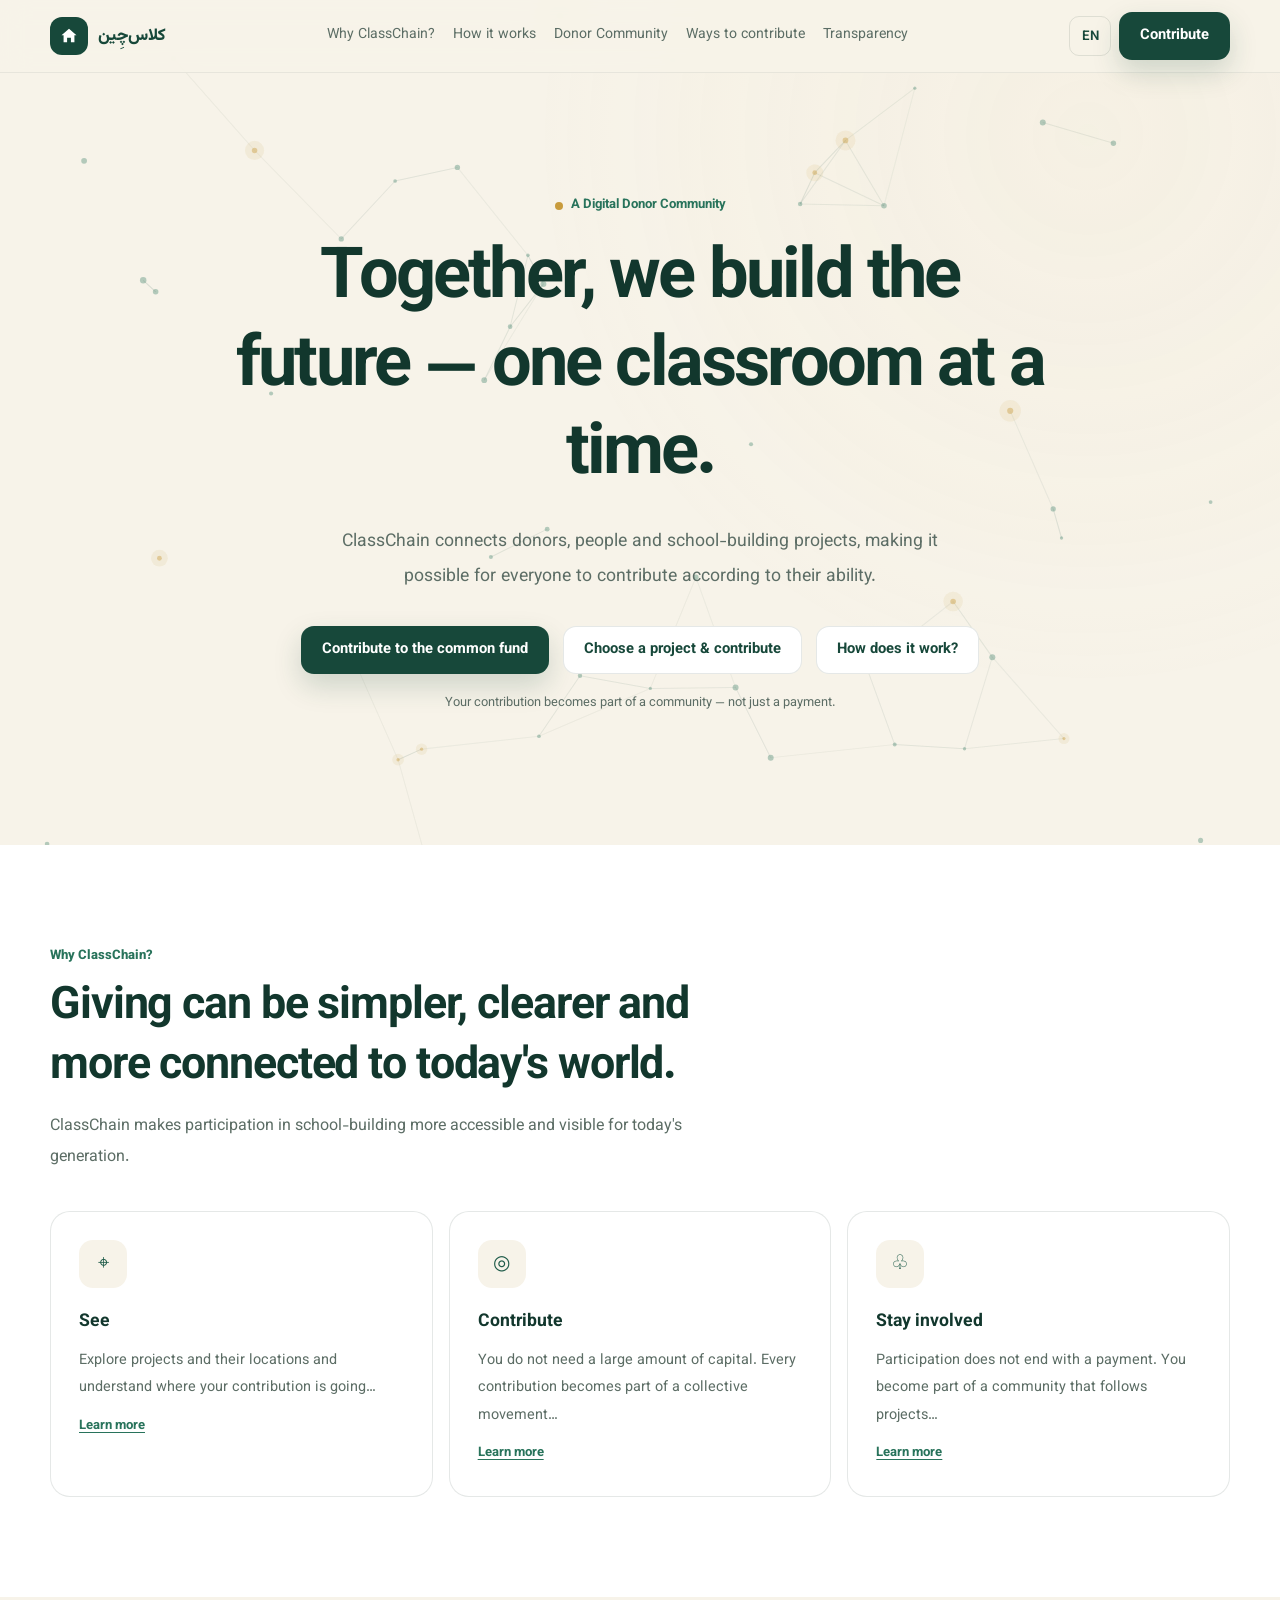
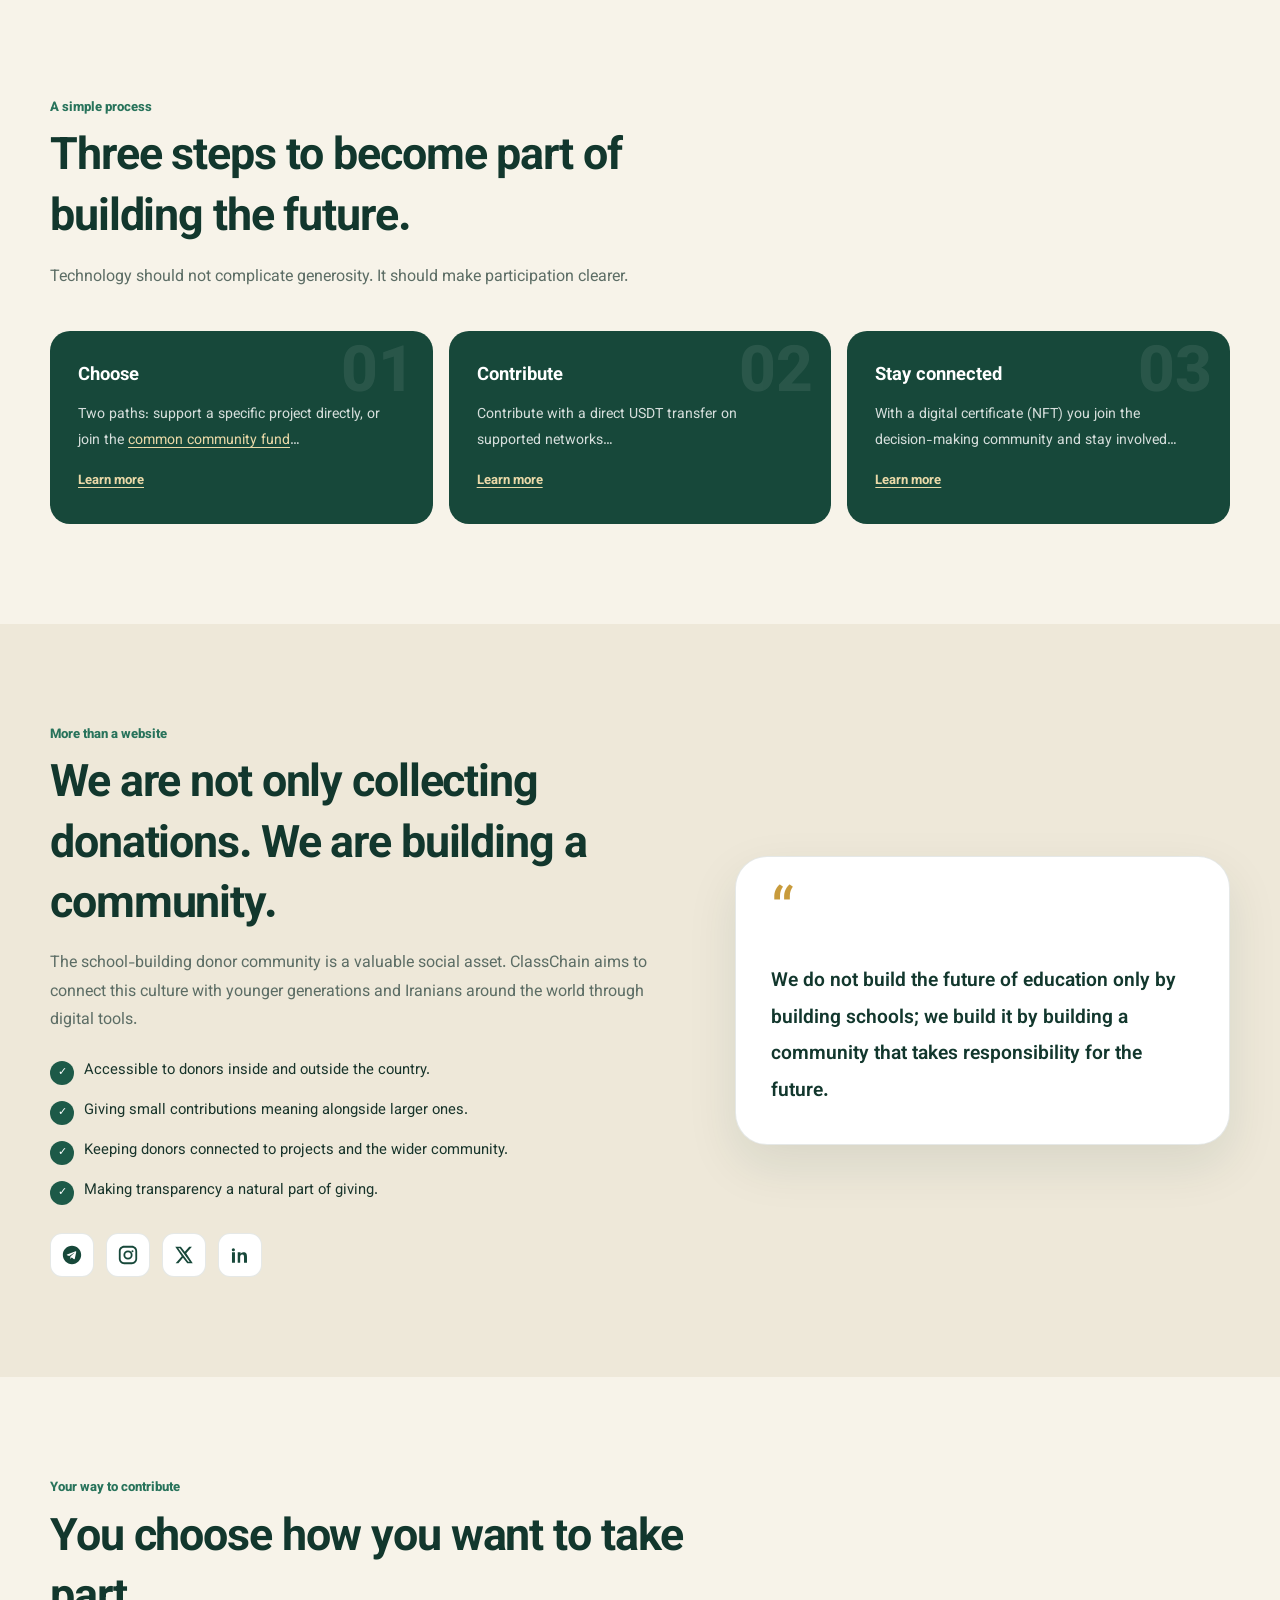
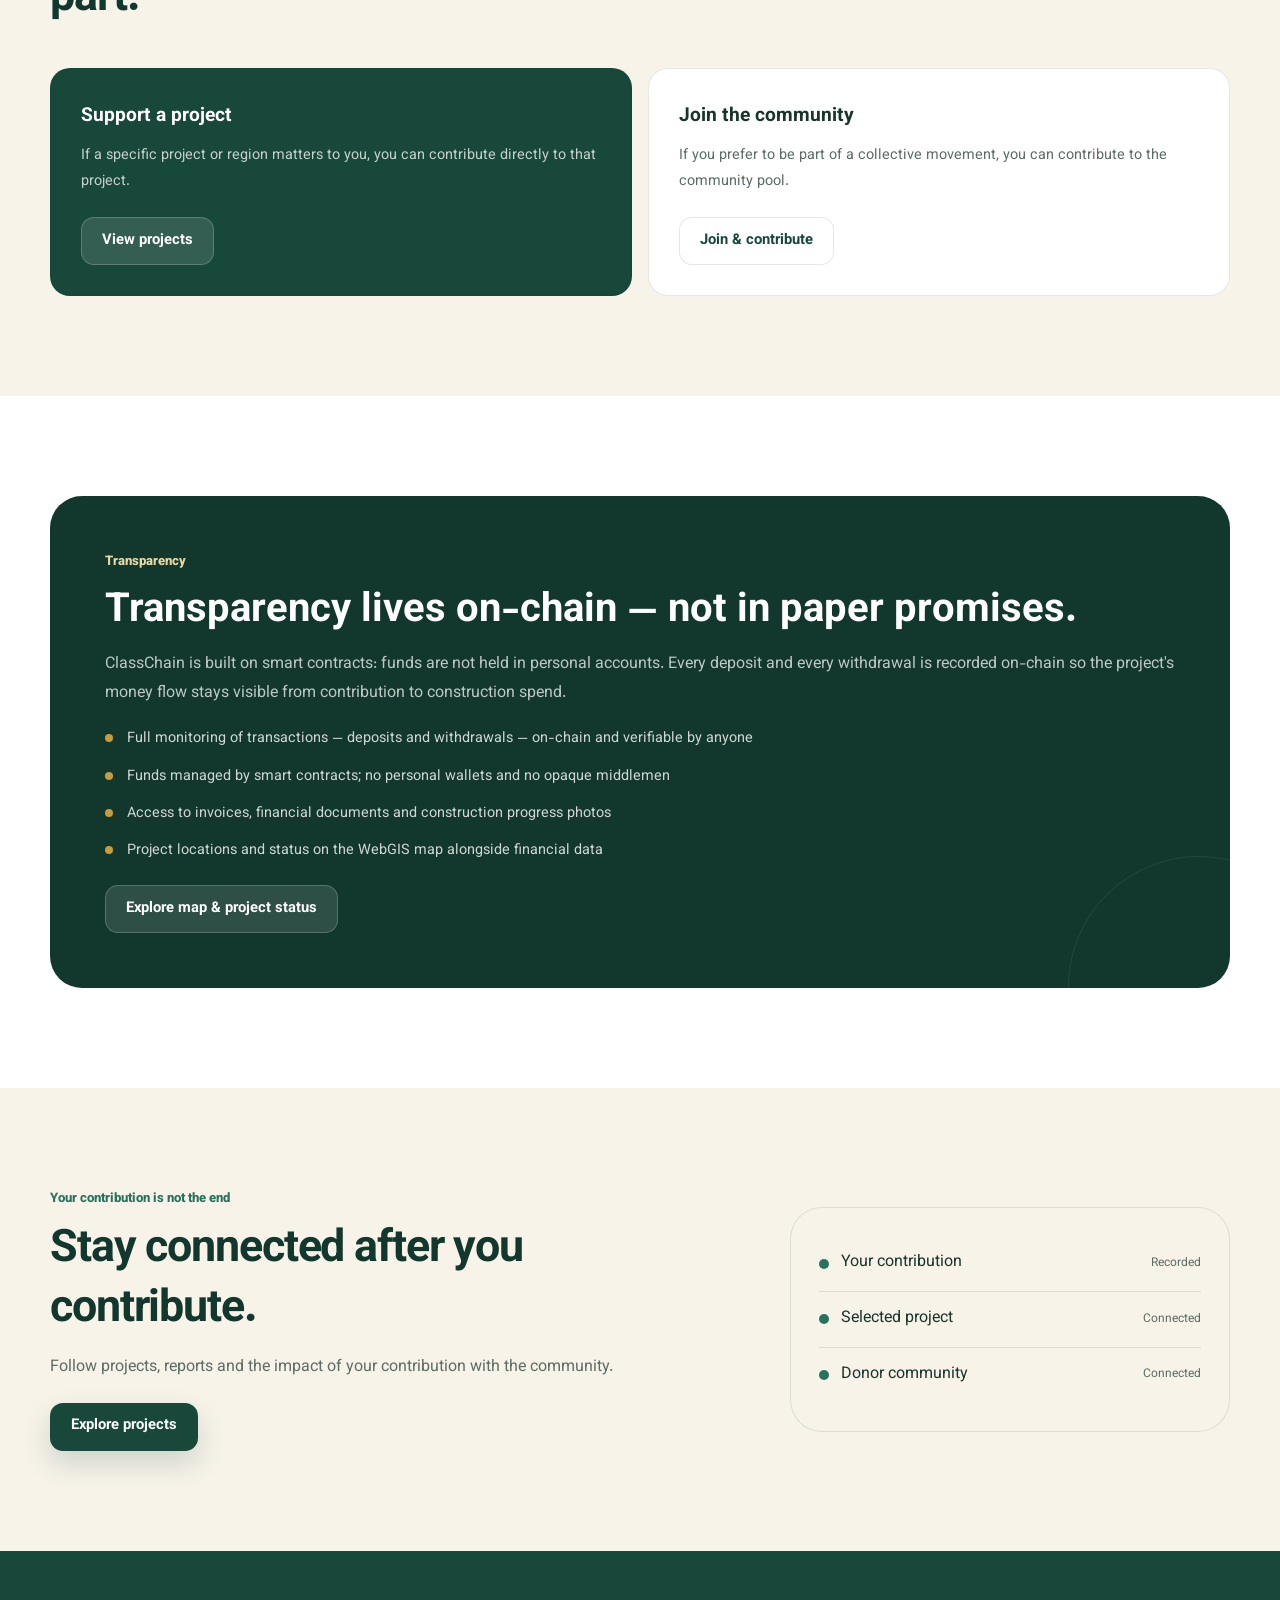
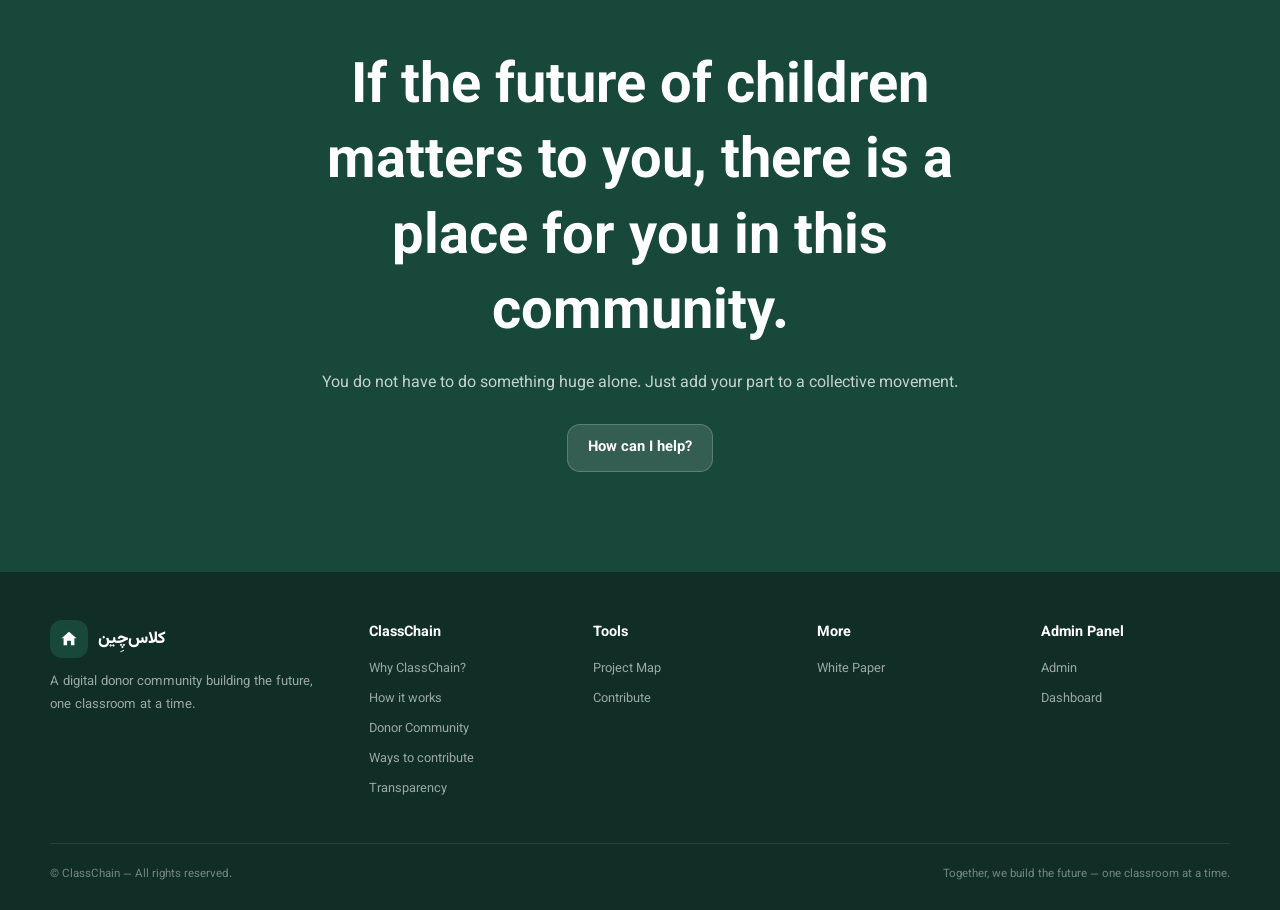
<file: index.html>
<!DOCTYPE html>
<html lang="fa" dir="rtl">
<head>
    <meta charset="UTF-8">
    <meta name="viewport" content="width=device-width, initial-scale=1.0">
    <title>ClassChain | جامعه خیرین دیجیتال</title>
    <meta name="description" content="کلاس‌چِین؛ جامعه خیرین دیجیتال برای ساختن آینده، کلاس به کلاس.">
    <link rel="preconnect" href="https://fonts.googleapis.com">
    <link rel="preconnect" href="https://fonts.gstatic.com" crossorigin>
    <link href="https://fonts.googleapis.com/css2?family=Vazirmatn:wght@300;400;500;600;700;800&display=swap" rel="stylesheet">
    <link rel="stylesheet" href="style.css">
</head>
<body>
<header class="site-header">
    <div class="container">
        <nav class="nav">
            <a href="#top" class="brand" aria-label="ClassChain">
                <span class="brand-mark" aria-hidden="true"><svg viewBox="0 0 24 24" width="20" height="20" fill="currentColor"><path d="M12 3.2 3 11h2.5v8.5h4.2V14h4.6v5.5h4.2V11H21L12 3.2z"/></svg></span>
                <span class="brand-text">کلاس‌چِین</span>
            </a>
            <div class="desktop-nav">
                <a href="#why" data-i18n="nav.why">چرا کلاس‌چِین؟</a>
                <a href="#how" data-i18n="nav.how">چطور کار می‌کند؟</a>
                <a href="#community" data-i18n="nav.community">جامعه خیرین</a>
                <a href="#participate" data-i18n="nav.participation">راه مشارکت</a>
                <a href="#transparency" data-i18n="nav.transparency">شفافیت</a>
            </div>
            <div class="nav-actions">
                <div class="language-switcher">
                    <button class="language-button" id="languageButton" aria-label="Language" aria-expanded="false">FA</button>
                    <div class="language-menu" id="languageMenu">
                        <button data-lang="fa">فارسی</button>
                        <button data-lang="en">English</button>
                        <button data-lang="ar">العربية</button>
                    </div>
                </div>
                <a href="frontend/donate.html" class="btn btn-primary" data-i18n="nav.cta">مشارکت</a>
                <button class="mobile-menu-button" id="mobileMenuButton" aria-label="Menu">☰</button>
            </div>
        </nav>
        <div class="mobile-menu" id="mobileMenu">
            <a href="#why" data-i18n="nav.why">چرا کلاس‌چِین؟</a>
            <a href="#how" data-i18n="nav.how">چطور کار می‌کند؟</a>
            <a href="#community" data-i18n="nav.community">جامعه خیرین</a>
            <a href="#participate" data-i18n="nav.participation">راه مشارکت</a>
            <a href="#transparency" data-i18n="nav.transparency">شفافیت</a>
            <a href="frontend/WebGIS.html" data-i18n="nav.webgis">نقشه پروژه‌ها</a>
        </div>
    </div>
</header>
<main id="top">
    <section class="hero">
        <canvas id="heroNetwork" class="hero-network" aria-hidden="true"></canvas>
        <div class="container hero-grid">
            <div class="hero-content">
                <div class="eyebrow">
                    <span class="eyebrow-dot"></span>
                    <span data-i18n="hero.eyebrow">جامعه خیرین دیجیتال</span>
                </div>
                <h1 data-i18n="hero.title">با هم، آینده را می‌سازیم؛ <span>کلاس به کلاس.</span></h1>
                <p class="hero-lead" data-i18n="hero.description">کلاس‌چِین پلی است میان خیرین، مردم و پروژه‌های مدرسه‌سازی؛ جایی که هرکس می‌تواند به اندازه توان خود در ساختن محیطی بهتر برای آموزش کودکان مشارکت کند.</p>
                <div class="hero-actions">
                    <a href="frontend/donate.html" class="btn btn-primary" data-i18n="hero.primary">به خزانه عمومی کمک می‌کنم</a>
                    <a href="frontend/WebGIS.html" class="btn btn-secondary" data-i18n="hero.project">انتخاب پروژه و مشارکت</a>
                    <a href="#how" class="btn btn-secondary" data-i18n="hero.secondary">چطور کار می‌کند؟</a>
                </div>
                <p class="hero-note" data-i18n="hero.note">مشارکت شما بخشی از یک جامعه است؛ نه فقط یک پرداخت.</p>
            </div>
        </div>
    </section>
    <section class="why-section" id="why">
        <div class="container">
            <div class="section-header">
                <div class="section-kicker" data-i18n="why.kicker">چرا کلاس‌چِین؟</div>
                <h2 class="section-title" data-i18n="why.title">خیر بودن می‌تواند ساده‌تر، شفاف‌تر و امروزی‌تر باشد.</h2>
                <p class="section-description" data-i18n="why.description">کلاس‌چِین تلاش می‌کند تجربه مشارکت در مدرسه‌سازی را برای نسل امروز قابل دسترس و قابل مشاهده کند.</p>
            </div>
            <div class="cards">
                <article class="info-card">
                    <div class="icon">⌖</div>
                    <h3 data-i18n="why.card1.title">می‌بینید</h3>
                    <p data-i18n="why.card1.text">می‌توانید پروژه‌ها و محل اجرای آن‌ها را ببینید و بدانید مشارکت شما در چه مسیری قرار گرفته است…</p>
                    <button type="button" class="card-more-toggle" aria-expanded="false" data-i18n="why.more">بیشتر بدانید</button>
                    <div class="card-more" hidden><p data-i18n="why.card1.more">وضعیت پروژه‌ها روی نقشه WebGIS و جریان مالی روی زنجیره بلاک‌چین قابل مشاهده است؛ بدون وابستگی به گزارش‌های مبهم.</p></div>
                </article>
                <article class="info-card">
                    <div class="icon">◎</div>
                    <h3 data-i18n="why.card2.title">مشارکت می‌کنید</h3>
                    <p data-i18n="why.card2.text">لازم نیست سرمایه بزرگی داشته باشید. هر مشارکت، بخشی از حرکت جمعی برای ساختن آینده است…</p>
                    <button type="button" class="card-more-toggle" aria-expanded="false" data-i18n="why.more">بیشتر بدانید</button>
                    <div class="card-more" hidden><p data-i18n="why.card2.more">مشارکت با واریز مستقیم USDT انجام می‌شود؛ بدون توکن بومی و بدون نیاز به خرید ارز اختصاصی. مبلغ شما مستقیم به صندوق پروژه یا خزانه عمومی می‌رود.</p></div>
                </article>
                <article class="info-card">
                    <div class="icon">♧</div>
                    <h3 data-i18n="why.card3.title">همراه می‌مانید</h3>
                    <p data-i18n="why.card3.text">مشارکت با پرداخت تمام نمی‌شود؛ شما بخشی از جامعه‌ای می‌شوید که مسیر پروژه‌ها را دنبال می‌کند…</p>
                    <button type="button" class="card-more-toggle" aria-expanded="false" data-i18n="why.more">بیشتر بدانید</button>
                    <div class="card-more" hidden><p data-i18n="why.card3.more">پس از مشارکت، گواهی دیجیتال (NFT) به‌عنوان سند مشارکت و حق رأی صادر می‌شود تا در تصمیم‌گیری‌های جامعه (DAO) همراه بمانید.</p></div>
                </article>
            </div>
        </div>
    </section>
    <section id="how">
        <div class="container">
            <div class="section-header">
                <div class="section-kicker" data-i18n="how.kicker">فرآیند ساده است</div>
                <h2 class="section-title" data-i18n="how.title">سه قدم برای اینکه بخشی از ساختن باشید.</h2>
                <p class="section-description" data-i18n="how.description">قرار نیست فناوری مسیر خیرخواهی را پیچیده کند؛ فناوری باید کمک کند مسیر مشارکت روشن‌تر باشد.</p>
            </div>
            <div class="process">
                <article class="process-item">
                    <h3 data-i18n="how.step1.title">انتخاب کنید</h3>
                    <p data-i18n="how.step1.text" data-i18n-html="true">دو مسیر دارید: حمایت مستقیم از یک پروژه مشخص، یا پیوستن به <a href="frontend/donate.html" class="inline-link">خزانه عمومی جامعه</a>…</p>
                    <button type="button" class="card-more-toggle process-more-toggle" aria-expanded="false" data-i18n="why.more">بیشتر بدانید</button>
                    <div class="card-more process-more" hidden>
                        <p data-i18n="how.step1.more" data-i18n-html="true">مسیر اول: انتخاب یک پروژه مشخص مدرسه‌سازی — روی نقشه <a href="frontend/WebGIS.html" class="inline-link">WebGIS</a> پروژه‌ها را ببینید، موقعیت و نیاز هر کدام را بشناسید و مستقیماً همان پروژه را حمایت کنید. مسیر دوم: پیوستن به <a href="frontend/donate.html" class="inline-link">خزانه عمومی جامعه</a> — اگر ترجیح می‌دهید تصمیم تخصیص را به جمع بسپارید، مشارکت شما وارد صندوق مشترک می‌شود و جامعه دارندگان گواهی، از طریق رأی، پروژه‌های بعدی را انتخاب می‌کند. در هر دو حالت، انتخاب با شماست.</p>
                    </div>
                </article>
                <article class="process-item">
                    <h3 data-i18n="how.step2.title">مشارکت کنید</h3>
                    <p data-i18n="how.step2.text">مشارکت با واریز مستقیم USDT روی شبکه‌های پشتیبانی‌شده انجام می‌شود…</p>
                    <button type="button" class="card-more-toggle process-more-toggle" aria-expanded="false" data-i18n="why.more">بیشتر بدانید</button>
                    <div class="card-more process-more" hidden>
                        <p data-i18n="how.step2.more">مشارکت با واریز مستقیم استیبل‌کوین (USDT) انجام می‌شود؛ نیازی به خرید توکن بومی نیست. پلتفرم چندزنجیره‌ای است و هم‌اکنون روی شبکه ترون (TRON) و پالیگان (Polygon) راه‌اندازی شده است؛ در آینده شبکه‌های دیگر نیز اضافه خواهند شد تا با کیف‌پول و زنجیره دلخواه خود راحت‌تر همراه شوید. می‌توانید از کیف‌پول‌های سازگار (مانند TronLink، MetaMask و اتصال WalletConnect) استفاده کنید. مبلغ، کوچک یا بزرگ، مستقیم به کیف‌پول اختصاصی همان پروژه یا به خزانه عمومی واریز می‌شود و روی زنجیره قابل ردیابی است.</p>
                    </div>
                </article>
                <article class="process-item">
                    <h3 data-i18n="how.step3.title">همراه بمانید</h3>
                    <p data-i18n="how.step3.text">با گواهی دیجیتال (NFT) عضو جامعه تصمیم‌گیر می‌شوید و در مسیر پروژه نقش دارید…</p>
                    <button type="button" class="card-more-toggle process-more-toggle" aria-expanded="false" data-i18n="why.more">بیشتر بدانید</button>
                    <div class="card-more process-more" hidden>
                        <p data-i18n="how.step3.more">پس از مشارکت، گواهی دیجیتال (NFT) به‌عنوان سند مشارکت و حق رأی برای شما صادر می‌شود و شما عضو جامعه تصمیم‌گیر (DAO) می‌شوید. این جامعه فقط تماشاگر نیست: در نام‌گذاری مدرسه، انتخاب و اولویت محل پروژه‌ها، مشاهده صورت‌وضعیت‌ها، تصاویر و گزارش‌های حین اجرا، و گزارش‌های تیم مجری و نظارت نقش دارد و رأی و نظر شما اثر مستقیم می‌گذارد. مشارکت با یک تراکنش تمام نمی‌شود؛ شما بخشی از مسیر ساخت و شفافیت آن می‌مانید.</p>
                    </div>
                </article>
            </div>
        </div>
    </section>
    <section class="community-section" id="community">
        <div class="container community-layout">
            <div class="community-text">
                <div class="section-kicker" data-i18n="community.kicker">فراتر از یک سایت</div>
                <h2 class="section-title" data-i18n="community.title">ما نمی‌خواهیم فقط کمک جمع کنیم؛ می‌خواهیم یک جامعه بسازیم.</h2>
                <p data-i18n="community.description">جامعه خیرین مدرسه‌ساز سرمایه ارزشمندی است. کلاس‌چِین می‌خواهد همین فرهنگ ارزشمند را با ابزارهای دیجیتال به نسل جدید و ایرانیان سراسر جهان نزدیک‌تر کند.</p>
                <ul class="community-list">
                    <li><span class="check">✓</span><span data-i18n="community.item1">برای خیرین داخل و خارج از کشور قابل دسترس باشد.</span></li>
                    <li><span class="check">✓</span><span data-i18n="community.item2">مشارکت‌های کوچک را در کنار مشارکت‌های بزرگ معنا کند.</span></li>
                    <li><span class="check">✓</span><span data-i18n="community.item3">ارتباط خیرین با پروژه‌ها و جامعه را حفظ کند.</span></li>
                    <li><span class="check">✓</span><span data-i18n="community.item4">شفافیت را به بخشی طبیعی از تجربه خیرخواهی تبدیل کند.</span></li>
                </ul>
                <div class="social-links" aria-label="شبکه‌های اجتماعی">
                    <a class="social-link" href="https://t.me/ClassChain" target="_blank" rel="noopener noreferrer" aria-label="تلگرام" title="تلگرام"><svg viewBox="0 0 24 24" width="22" height="22" aria-hidden="true"><path fill="currentColor" d="M11.99 2C6.47 2 2 6.48 2 12s4.47 10 9.99 10C17.52 22 22 17.52 22 12S17.52 2 11.99 2zm4.6 6.8-1.55 7.3c-.12.53-.43.66-.87.41l-2.4-1.77-1.16 1.12c-.13.13-.24.24-.49.24l.17-2.43 4.47-4.04c.19-.17-.04-.27-.3-.1l-5.52 3.47-2.38-.74c-.52-.16-.53-.52.11-.77l9.3-3.59c.43-.2.81.1.62.8z"/></svg></a>
                    <a class="social-link" href="https://instagram.com/ClassChain" target="_blank" rel="noopener noreferrer" aria-label="اینستاگرام" title="اینستاگرام"><svg viewBox="0 0 24 24" width="22" height="22" aria-hidden="true"><path fill="currentColor" d="M7.8 2h8.4C19.4 2 22 4.6 22 7.8v8.4c0 3.2-2.6 5.8-5.8 5.8H7.8C4.6 22 2 19.4 2 16.2V7.8C2 4.6 4.6 2 7.8 2zm-.2 2C5.74 4 4 5.74 4 7.6v8.8C4 18.26 5.74 20 7.6 20h8.8c1.86 0 3.6-1.74 3.6-3.6V7.6C20 5.74 18.26 4 16.4 4H7.6zM12 7a5 5 0 1 1 0 10 5 5 0 0 1 0-10zm0 2a3 3 0 1 0 0 6 3 3 0 0 0 0-6zm4.9-2.1a1.1 1.1 0 1 1 0 2.2 1.1 1.1 0 0 1 0-2.2z"/></svg></a>
                    <a class="social-link" href="https://x.com/ClassChain" target="_blank" rel="noopener noreferrer" aria-label="X" title="X"><svg viewBox="0 0 24 24" width="20" height="20" aria-hidden="true"><path fill="currentColor" d="M18.244 2H21.5l-6.84 7.82L22.5 22h-6.59l-5.16-6.74L5.25 22H2l7.32-8.37L1.5 2h6.75l4.66 6.18L18.244 2zm-1.16 18h1.82L7.01 3.94H5.08L17.084 20z"/></svg></a>
                    <a class="social-link" href="https://linkedin.com/company/ClassChain" target="_blank" rel="noopener noreferrer" aria-label="لینکدین" title="لینکدین"><svg viewBox="0 0 24 24" width="22" height="22" aria-hidden="true"><path fill="currentColor" d="M6.5 6.25a1.75 1.75 0 1 1-3.5 0 1.75 1.75 0 0 1 3.5 0zM3.25 9h3.25v11.5H3.25V9zM9.5 9h3.1v1.57h.04c.43-.82 1.5-1.68 3.08-1.68 3.3 0 3.91 2.17 3.91 5v6.61h-3.25v-5.87c0-1.4-.03-3.2-1.95-3.2-1.95 0-2.25 1.52-2.25 3.1v5.97H9.5V9z"/></svg></a>
                </div>
            </div>
            <aside class="community-quote">
                <div class="community-quote-mark">“</div>
                <p data-i18n="community.quote">آینده آموزش را فقط با ساختن ساختمان نمی‌سازیم؛ با ساختن جامعه‌ای که برای آینده مسئولیت می‌پذیرد، آن را می‌سازیم.</p>
            </aside>
        </div>
    </section>
    <section id="participate">
        <div class="container">
            <div class="section-header">
                <div class="section-kicker" data-i18n="participation.kicker">راه مشارکت شما</div>
                <h2 class="section-title" data-i18n="participation.title">شما انتخاب می‌کنید چگونه همراه شوید.</h2>
            </div>
            <div class="participation-grid">
                <article class="participation-card featured">
                    <h3 data-i18n="participation.project.title">حمایت از یک پروژه</h3>
                    <p data-i18n="participation.project.text">اگر پروژه یا منطقه‌ای برای شما اهمیت ویژه دارد، می‌توانید مستقیماً در همان پروژه مشارکت کنید.</p>
                    <a href="frontend/donate.html" class="btn btn-light" data-i18n="participation.project.button">مشاهده پروژه‌ها</a>
                </article>
                <article class="participation-card">
                    <h3 data-i18n="participation.community.title">پیوستن به جامعه</h3>
                    <p data-i18n="participation.community.text">اگر ترجیح می‌دهید بخشی از یک حرکت جمعی باشید، می‌توانید در صندوق عمومی جامعه مشارکت کنید.</p>
                    <a href="frontend/donate.html" class="btn btn-secondary" data-i18n="participation.community.button">عضویت و مشارکت</a>
                </article>
            </div>
        </div>
    </section>
    <section class="transparency" id="transparency">
        <div class="container">
            <div class="transparency-box">
                <div>
                    <div class="section-kicker" style="color: var(--gold-light);" data-i18n="transparency.kicker">شفافیت</div>
                    <h2 data-i18n="transparency.title">شفافیت روی زنجیره است؛ نه در وعده و گزارش کاغذی.</h2>
                    <p data-i18n="transparency.description">قلب کلاس‌چِین قراردادهای هوشمند است: وجوه در حساب شخصی افراد نگهداری نمی‌شود. هر واریز و هر برداشت روی زنجیره (On-chain) ثبت و قابل مشاهده است تا جریان مالی پروژه از لحظه مشارکت تا هزینه ساخت شفاف بماند.</p>
                    <ul class="transparency-list">
                        <li data-i18n="transparency.item1">پایش کامل تراکنش‌ها — واریز و برداشت — به‌صورت On-chain و قابل ردیابی برای همه</li>
                        <li data-i18n="transparency.item2">مدیریت وجوه با قرارداد هوشمند؛ بدون حساب شخصی و بدون واسطه مبهم</li>
                        <li data-i18n="transparency.item3">دسترسی به صورت‌وضعیت‌ها، مستندات مالی و تصاویر پیشرفت پروژه</li>
                        <li data-i18n="transparency.item4">نمایش موقعیت و وضعیت پروژه‌ها روی نقشه WebGIS در کنار داده مالی</li>
                    </ul>
                    <a href="frontend/WebGIS.html" class="btn btn-light" style="margin-top:22px;" data-i18n="transparency.button">مشاهده نقشه و وضعیت پروژه‌ها</a>
                </div>
            </div>
        </div>
    </section>
    <section>
        <div class="container after-donation">
            <div class="after-donation-content">
                <div class="section-kicker" data-i18n="dashboard.kicker">مشارکت شما پایان داستان نیست</div>
                <h2 class="section-title" data-i18n="dashboard.title">بعد از مشارکت، می‌توانید همراه مسیر بمانید.</h2>
                <p data-i18n="dashboard.description">می‌توانید مسیر پروژه‌ها، گزارش‌ها و اثر مشارکت خود را دنبال کنید و با جامعه همراه بمانید.</p>
                <a href="frontend/WebGIS.html" class="btn btn-primary" data-i18n="dashboard.button">مشاهده پروژه‌ها</a>
            </div>
            <div class="dashboard-card">
                <div class="dashboard-card-row"><span class="dashboard-dot"></span><span data-i18n="dashboard.row1">مشارکت شما</span><span data-i18n="dashboard.status">ثبت شده</span></div>
                <div class="dashboard-card-row"><span class="dashboard-dot"></span><span data-i18n="dashboard.row2">پروژه انتخابی</span><span data-i18n="dashboard.follow">در حال پیگیری</span></div>
                <div class="dashboard-card-row"><span class="dashboard-dot"></span><span data-i18n="dashboard.row3">جامعه خیرین</span><span data-i18n="dashboard.follow">همراه</span></div>
            </div>
        </div>
    </section>
    <section class="final-cta">
        <div class="container final-cta-inner">
            <h2 data-i18n="final.title">اگر آینده کودکان برایتان مهم است، جای شما در این جامعه خالی است.</h2>
            <p data-i18n="final.description">لازم نیست کار بزرگی را به تنهایی انجام دهید. کافی است سهم خودتان را به یک حرکت جمعی اضافه کنید.</p>
            <a href="frontend/donate.html" class="btn btn-light" data-i18n="final.button">من چطور می‌توانم کمک کنم؟</a>
        </div>
    </section>
</main>
<footer>
    <div class="container">
        <div class="footer-grid">
            <div class="footer-brand">
                <div class="brand"><span class="brand-mark" aria-hidden="true"><svg viewBox="0 0 24 24" width="20" height="20" fill="currentColor"><path d="M12 3.2 3 11h2.5v8.5h4.2V14h4.6v5.5h4.2V11H21L12 3.2z"/></svg></span><span class="brand-text" style="color:white;">کلاس‌چِین</span></div>
                <p data-i18n="footer.description">جامعه خیرین دیجیتال برای ساختن آینده، کلاس به کلاس.</p>
            </div>
            <div class="footer-links">
                <h4 data-i18n="footer.platform">کلاس‌چِین</h4>
                <a href="#why" data-i18n="nav.why">چرا کلاس‌چِین؟</a>
                <a href="#how" data-i18n="nav.how">چطور کار می‌کند؟</a>
                <a href="#community" data-i18n="nav.community">جامعه خیرین</a>
                <a href="#participate" data-i18n="nav.participation">راه مشارکت</a>
                <a href="#transparency" data-i18n="nav.transparency">شفافیت</a>
            </div>
            <div class="footer-links">
                <h4 data-i18n="footer.tools">ابزارها</h4>
                <a href="frontend/WebGIS.html" data-i18n="nav.webgis">نقشه پروژه‌ها</a>
                <a href="frontend/donate.html" data-i18n="nav.cta">مشارکت</a>
            </div>
            <div class="footer-links">
                <h4 data-i18n="footer.more">اطلاعات بیشتر</h4>
                <a href="ClassChain_WhitePaper_Updated.docx" data-i18n="footer.whitepaper">White Paper</a>
            </div>
            <div class="footer-links">
                <h4 data-i18n="footer.adminCol">پنل مدیریت</h4>
                <a href="Admin/index.html" data-i18n="footer.admin">Admin</a>
                <a href="frontend/dashboard.html" data-i18n="footer.signerDashboard">Dashboard</a>
            </div>
        </div>
        <div class="footer-bottom">
            <span data-i18n="footer.copy">© ClassChain — همه حقوق محفوظ است.</span>
            <span data-i18n="footer.motto">با هم، آینده را می‌سازیم؛ کلاس به کلاس.</span>
        </div>
    </div>
</footer>
<script src="script.js"></script>
</body>
</html>
</file>
<file: style.css>
/* CLASSCHAIN LANDING PAGE */
:root {
    --green-950: #12372d;
    --green-900: #17483a;
    --green-800: #1d5a48;
    --green-700: #28735b;
    --green-500: #4b9675;
    --cream: #f7f3e9;
    --cream-dark: #eee8d9;
    --white: #ffffff;
    --gold: #c89b3c;
    --gold-light: #ead9a8;
    --coral: #d9785d;
    --text: #18342b;
    --text-soft: #5c6d65;
    --border: rgba(24, 52, 43, 0.11);
    --shadow-sm: 0 8px 25px rgba(18, 55, 45, .07);
    --shadow-md: 0 20px 50px rgba(18, 55, 45, .10);
    --shadow-lg: 0 30px 80px rgba(18, 55, 45, .15);
    --radius-sm: 12px;
    --radius-md: 20px;
    --radius-lg: 32px;
    --container: 1180px;
}
* { box-sizing: border-box; margin: 0; padding: 0; }
html { scroll-behavior: smooth; }
body {
    font-family: "Vazirmatn", sans-serif;
    background: var(--cream);
    color: var(--text);
    line-height: 1.8;
    overflow-x: hidden;
}
a { color: inherit; text-decoration: none; }
button { font-family: inherit; }
img { max-width: 100%; display: block; }
.container { width: min(var(--container), calc(100% - 32px)); margin-inline: auto; }
.site-header {
    position: sticky; top: 0; z-index: 1000;
    background: rgba(247, 243, 233, .92);
    backdrop-filter: blur(14px);
    border-bottom: 1px solid rgba(24, 52, 43, .07);
}
.nav { min-height: 72px; display: flex; align-items: center; justify-content: space-between; gap: 20px; }
.brand { display: flex; align-items: center; gap: 10px; font-weight: 800; color: var(--green-900); white-space: nowrap; }
.brand-mark {
    width: 38px; height: 38px; border-radius: 12px; background: var(--green-900); color: white;
    display: grid; place-items: center; position: relative;
}
.brand-text { font-size: 1.05rem; }
.desktop-nav { display: none; align-items: center; gap: 18px; flex-wrap: wrap; }
.desktop-nav a { font-size: .88rem; color: var(--text-soft); transition: color .2s ease; }
.desktop-nav a:hover { color: var(--green-800); }
.nav-actions { display: flex; align-items: center; gap: 8px; }
.language-switcher { position: relative; }
.language-button {
    border: 1px solid var(--border); background: transparent; color: var(--green-900);
    min-width: 42px; height: 40px; border-radius: 10px; cursor: pointer; font-weight: 600;
}
.language-menu {
    position: absolute; top: calc(100% + 8px); inset-inline-end: 0; width: 130px;
    background: white; border: 1px solid var(--border); border-radius: 14px;
    box-shadow: var(--shadow-md); padding: 6px; display: none;
}
.language-menu.open { display: block; }
.language-menu button {
    width: 100%; border: 0; background: transparent; padding: 9px 10px;
    border-radius: 9px; text-align: start; cursor: pointer;
}
.language-menu button:hover { background: var(--cream); }
.mobile-menu-button {
    width: 42px; height: 40px; border: 1px solid var(--border); background: transparent;
    border-radius: 10px; cursor: pointer; display: grid; place-items: center;
    color: var(--green-900); font-size: 1.2rem;
}
.mobile-menu { display: none; padding: 10px 0 18px; border-top: 1px solid var(--border); }
.mobile-menu.open { display: block; }
.mobile-menu a { display: block; padding: 10px 0; color: var(--text-soft); }
.btn {
    display: inline-flex; align-items: center; justify-content: center; gap: 8px;
    min-height: 48px; padding: 0 20px; border-radius: 13px; border: 1px solid transparent;
    cursor: pointer; font-size: .92rem; font-weight: 700;
    transition: transform .2s ease, box-shadow .2s ease, background .2s ease;
}
.btn:hover { transform: translateY(-2px); }
.btn-primary { background: var(--green-900); color: white; box-shadow: 0 12px 28px rgba(23, 72, 58, .18); }
.btn-primary:hover { background: var(--green-800); }
.btn-secondary { background: white; color: var(--green-900); border-color: var(--border); }
.btn-light { background: rgba(255,255,255,.12); color: white; border-color: rgba(255,255,255,.2); }
.hero {
    position: relative; overflow: hidden; padding: 80px 0 90px; min-height: 70vh;
    display: flex; align-items: center; background: transparent; z-index: 1;
}
.hero-network {
    position: fixed; top: 0; left: 0; width: 100%; height: 100vh; z-index: 0;
    pointer-events: none; opacity: 0.78; filter: blur(0.25px);
}
.hero-grid { width: 100%; position: relative; z-index: 2; }
.hero-content { position: relative; z-index: 2; text-align: center; max-width: 820px; margin-inline: auto; }
main > section, footer { position: relative; z-index: 1; }
.eyebrow {
    display: inline-flex; align-items: center; gap: 8px; color: var(--green-700);
    font-size: .82rem; font-weight: 700; margin-bottom: 18px;
}
.eyebrow-dot { width: 8px; height: 8px; background: var(--gold); border-radius: 50%; }
.hero h1 {
    font-size: clamp(2.2rem, 7vw, 4.2rem); line-height: 1.25; letter-spacing: -.04em;
    color: var(--green-950); margin-bottom: 24px;
}
.hero h1 span { color: var(--green-700); display: inline; }
.hero-lead {
    max-width: 640px; margin-inline: auto; color: var(--text-soft);
    font-size: 1.05rem; line-height: 2; margin-bottom: 32px;
}
.hero-actions { display: flex; flex-direction: column; align-items: center; gap: 12px; }
.hero-note { margin-top: 18px; font-size: .8rem; color: var(--text-soft); }
section { padding: 72px 0; }
.section-header { max-width: 700px; margin-bottom: 38px; }
.section-kicker { color: var(--green-700); font-weight: 800; font-size: .82rem; margin-bottom: 8px; }
.section-title {
    color: var(--green-950); font-size: clamp(1.7rem, 5vw, 2.8rem);
    line-height: 1.35; letter-spacing: -.025em; margin-bottom: 13px;
}
.section-description { color: var(--text-soft); line-height: 1.95; }
.why-section { background: white; }
.cards { display: grid; gap: 16px; }
.info-card {
    padding: 28px; border: 1px solid var(--border); border-radius: var(--radius-md);
    background: white; transition: transform .2s ease, box-shadow .2s ease;
}
.info-card:hover { transform: translateY(-5px); box-shadow: var(--shadow-md); }
.icon {
    width: 48px; height: 48px; border-radius: 14px; display: grid; place-items: center;
    background: var(--cream); color: var(--green-800); font-size: 1.25rem; margin-bottom: 18px;
}
.info-card h3 { font-size: 1.1rem; margin-bottom: 9px; color: var(--green-950); }
.info-card p { color: var(--text-soft); font-size: .9rem; line-height: 1.9; }
.card-more-toggle {
    margin-top: 14px; border: 0; background: transparent; color: var(--green-700);
    font-size: .82rem; font-weight: 700; cursor: pointer; padding: 0;
    text-decoration: underline; text-underline-offset: 3px;
}
.card-more-toggle:hover { color: var(--green-900); }
.card-more { margin-top: 12px; padding-top: 12px; border-top: 1px dashed var(--border); }
.card-more p { font-size: .84rem; color: var(--text-soft); line-height: 1.85; }
.info-card.is-open .card-more-toggle { color: var(--green-900); }
.process { display: grid; gap: 16px; counter-reset: process; }
.process-item {
    position: relative; padding: 28px; border-radius: var(--radius-md);
    background: var(--green-900); color: white; overflow: hidden;
}
.process-item::before {
    counter-increment: process; content: "0" counter(process);
    font-size: 4rem; line-height: 1; position: absolute; left: 18px; top: 12px;
    opacity: .08; font-weight: 800;
}
.process-item h3 { margin-bottom: 9px; font-size: 1.15rem; position: relative; z-index: 1; }
.process-item p {
    color: rgba(255,255,255,.82); font-size: .88rem; line-height: 1.9;
    position: relative; z-index: 1;
}
.process-item .card-more-toggle { color: var(--gold-light); margin-top: 16px; }
.process-item .card-more-toggle:hover { color: #fff; }
.process-item .card-more { border-top-color: rgba(255,255,255,.18); }
.process-item .card-more p { color: rgba(255,255,255,.82); font-size: .86rem; }
.process-item.is-open .card-more-toggle { color: #fff; }
.process-item a.inline-link,
.process-item a { color: var(--gold-light); text-decoration: underline; text-underline-offset: 3px; }
.process-item a:hover { color: #fff; }
.community-section { background: var(--cream-dark); }
.community-layout { display: grid; gap: 30px; align-items: center; }
.community-text p { color: var(--text-soft); margin-bottom: 18px; }
.community-list { list-style: none; display: grid; gap: 13px; margin-top: 22px; }
.community-list li { display: flex; align-items: flex-start; gap: 10px; font-size: .92rem; }
.check {
    flex: 0 0 24px; height: 24px; border-radius: 50%; background: var(--green-800);
    color: white; display: grid; place-items: center; font-size: .7rem; margin-top: 3px;
}
.social-links { display: flex; flex-wrap: wrap; gap: 12px; margin-top: 28px; }
.social-link {
    width: 44px; height: 44px; border-radius: 12px; display: grid; place-items: center;
    background: white; border: 1px solid var(--border); color: var(--green-900);
    transition: transform .2s ease, background .2s ease, color .2s ease, box-shadow .2s ease;
}
.social-link:hover {
    transform: translateY(-2px); background: var(--green-900); color: white; box-shadow: var(--shadow-sm);
}
.community-quote {
    background: white; border-radius: var(--radius-lg); padding: 35px;
    box-shadow: var(--shadow-md); border: 1px solid var(--border);
}
.community-quote-mark { font-size: 4rem; line-height: .8; color: var(--gold); margin-bottom: 20px; }
.community-quote p { font-size: 1.2rem; line-height: 1.9; font-weight: 600; color: var(--green-950); }
.participation-grid { display: grid; gap: 16px; }
.participation-card {
    padding: 30px; border-radius: var(--radius-md); border: 1px solid var(--border); background: white;
}
.participation-card.featured { background: var(--green-900); color: white; }
.participation-card h3 { font-size: 1.2rem; margin-bottom: 10px; }
.participation-card p { color: var(--text-soft); font-size: .9rem; }
.participation-card.featured p { color: rgba(255,255,255,.75); }
.participation-card .btn { margin-top: 22px; }
.transparency { background: white; }
.transparency-box {
    background: var(--green-950); color: white; border-radius: var(--radius-lg);
    padding: 35px; display: grid; gap: 30px; overflow: hidden; position: relative;
}
.transparency-box::after {
    content: ""; position: absolute; width: 260px; height: 260px; border-radius: 50%;
    border: 1px solid rgba(255,255,255,.08); right: -100px; bottom: -130px;
}
.transparency-box h2 { font-size: clamp(1.6rem, 5vw, 2.5rem); line-height: 1.4; margin-bottom: 12px; }
.transparency-box p { color: rgba(255,255,255,.72); max-width: none; }
.transparency-list { list-style: none; margin-top: 18px; display: grid; gap: 12px; }
.transparency-list li {
    position: relative; padding-inline-start: 22px;
    color: rgba(255,255,255,.8); font-size: .9rem; line-height: 1.75;
}
.transparency-list li::before {
    content: ""; position: absolute; inset-inline-start: 0; top: 0.55em;
    width: 8px; height: 8px; border-radius: 50%; background: var(--gold);
}
.after-donation { display: grid; gap: 20px; align-items: center; }
.after-donation-content { max-width: 650px; }
.after-donation-content p { color: var(--text-soft); margin-bottom: 20px; }
.dashboard-card {
    background: var(--cream); border-radius: var(--radius-lg); padding: 28px; border: 1px solid var(--border);
}
.dashboard-card-row {
    display: flex; align-items: center; gap: 12px; padding: 13px 0; border-bottom: 1px solid var(--border);
}
.dashboard-card-row:last-child { border-bottom: 0; }
.dashboard-dot { width: 10px; height: 10px; border-radius: 50%; background: var(--green-700); }
.dashboard-card-row span:last-child { margin-inline-start: auto; font-size: .75rem; color: var(--text-soft); }
.final-cta { background: var(--green-900); color: white; text-align: center; }
.final-cta-inner { max-width: 760px; margin: auto; }
.final-cta h2 { font-size: clamp(2rem, 6vw, 3.5rem); line-height: 1.35; margin-bottom: 17px; }
.final-cta p { color: rgba(255,255,255,.75); margin-bottom: 25px; }
footer { background: #102e26; color: white; padding: 48px 0 25px; }
.footer-grid { display: grid; gap: 35px; padding-bottom: 35px; }
.footer-brand p { color: rgba(255,255,255,.58); font-size: .82rem; margin-top: 13px; max-width: 360px; }
.footer-links h4 { font-size: .9rem; margin-bottom: 12px; }
.footer-links a { display: block; color: rgba(255,255,255,.58); font-size: .8rem; margin-bottom: 7px; transition: color .2s ease; }
.footer-links a:hover { color: white; }
.footer-bottom {
    padding-top: 20px; border-top: 1px solid rgba(255,255,255,.09);
    color: rgba(255,255,255,.42); font-size: .72rem; display: flex; flex-direction: column; gap: 8px;
}
html[dir="ltr"] .process-item::before { right: 18px; left: auto; }
@media (min-width: 600px) {
    .container { width: min(var(--container), calc(100% - 48px)); }
    .hero { padding: 100px 0 110px; }
    .hero-actions { flex-direction: row; flex-wrap: wrap; justify-content: center; }
    .cards { grid-template-columns: repeat(2, 1fr); }
    .process { grid-template-columns: 1fr; }
    .participation-grid { grid-template-columns: repeat(2, 1fr); }
    .footer-grid { grid-template-columns: 1.5fr 1fr 1fr 1fr 1fr; }
    .footer-bottom { flex-direction: row; justify-content: space-between; }
}
@media (min-width: 900px) {
    .container { width: min(var(--container), calc(100% - 64px)); }
    .desktop-nav { display: flex; }
    .mobile-menu-button { display: none; }
    .hero { min-height: 75vh; padding: 120px 0 130px; }
    .hero-actions { gap: 14px; }
    section { padding: 100px 0; }
    .cards { grid-template-columns: repeat(3, 1fr); }
    .process { grid-template-columns: repeat(3, 1fr); }
    .community-layout { grid-template-columns: 1.1fr .9fr; gap: 80px; }
    .transparency-box { grid-template-columns: 1fr; padding: 55px; }
    .after-donation { grid-template-columns: 1.2fr .8fr; gap: 80px; }
}
@media (min-width: 1200px) {
    .hero { min-height: 78vh; }
    .hero h1 { font-size: 4.4rem; }
    .hero-lead { font-size: 1.1rem; }
}
@media (prefers-reduced-motion: reduce) {
    html { scroll-behavior: auto; }
    *, *::before, *::after { transition: none !important; }
}
</file>
